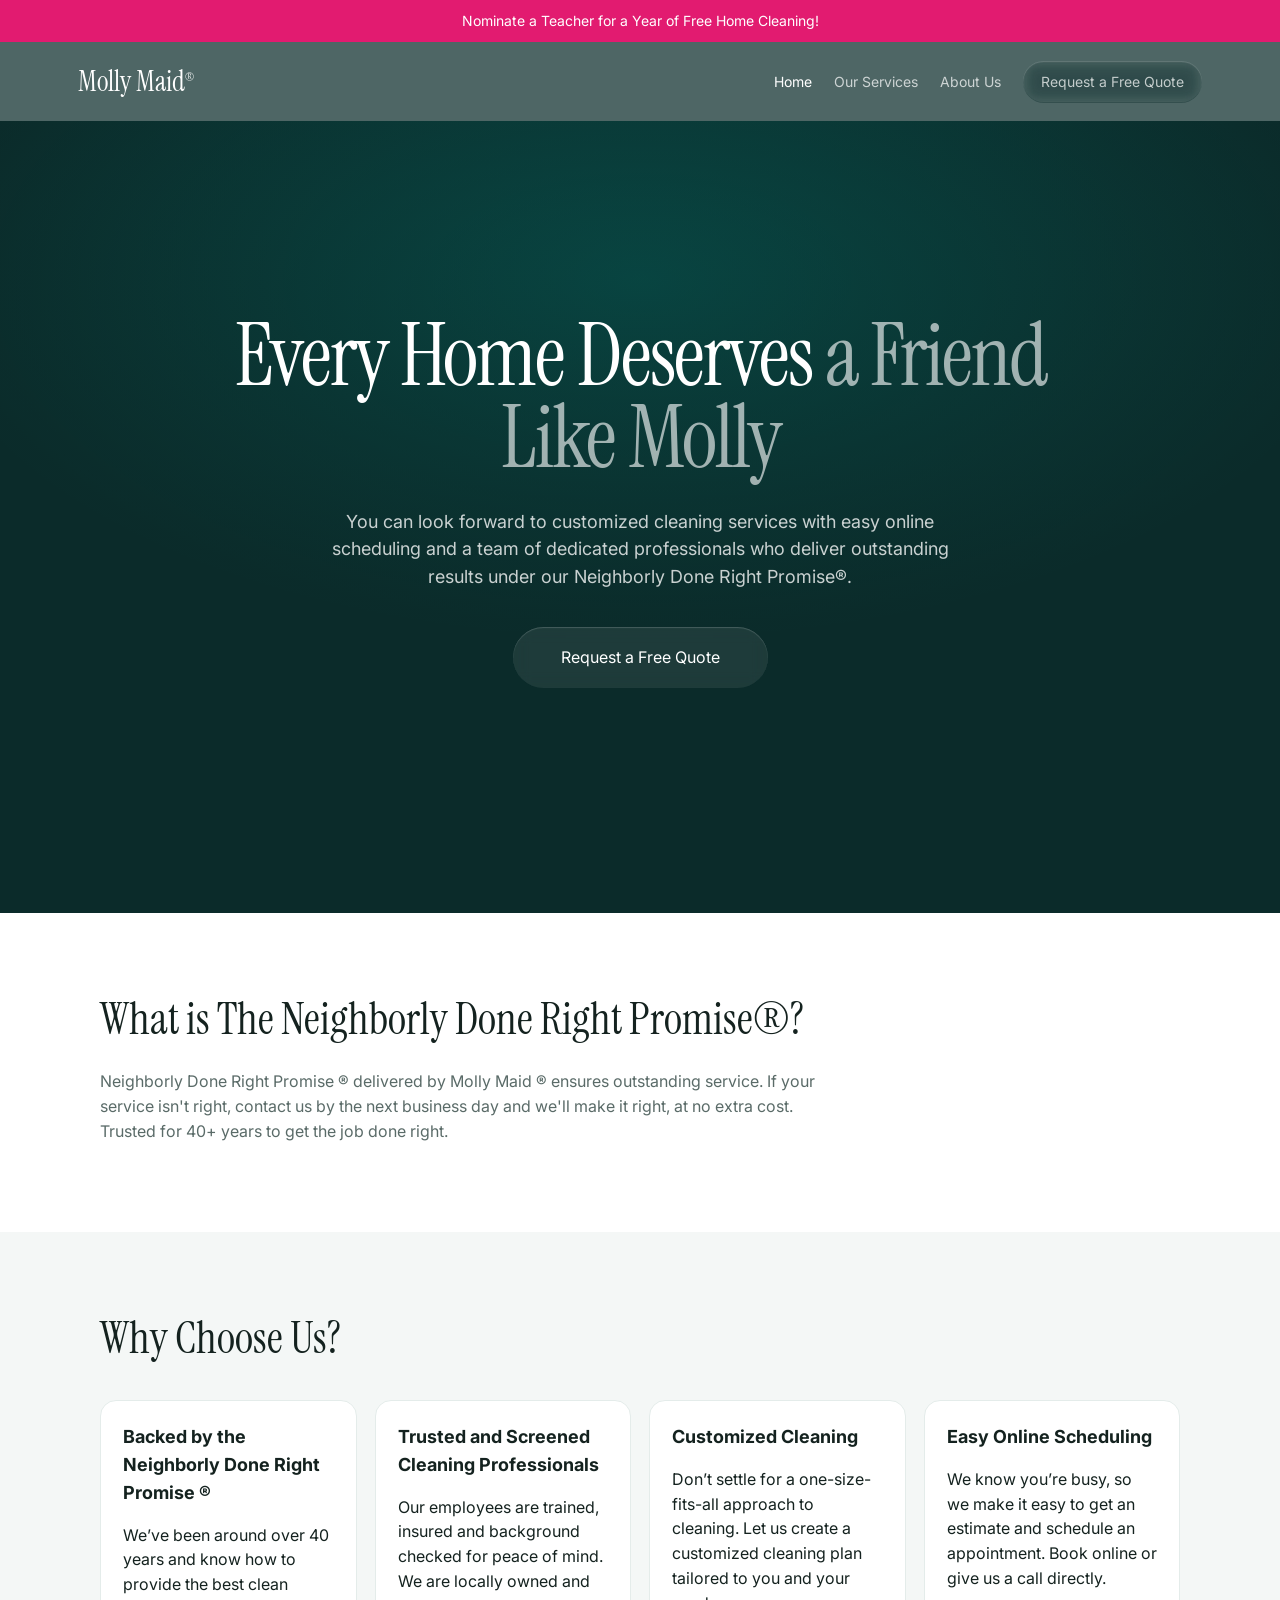
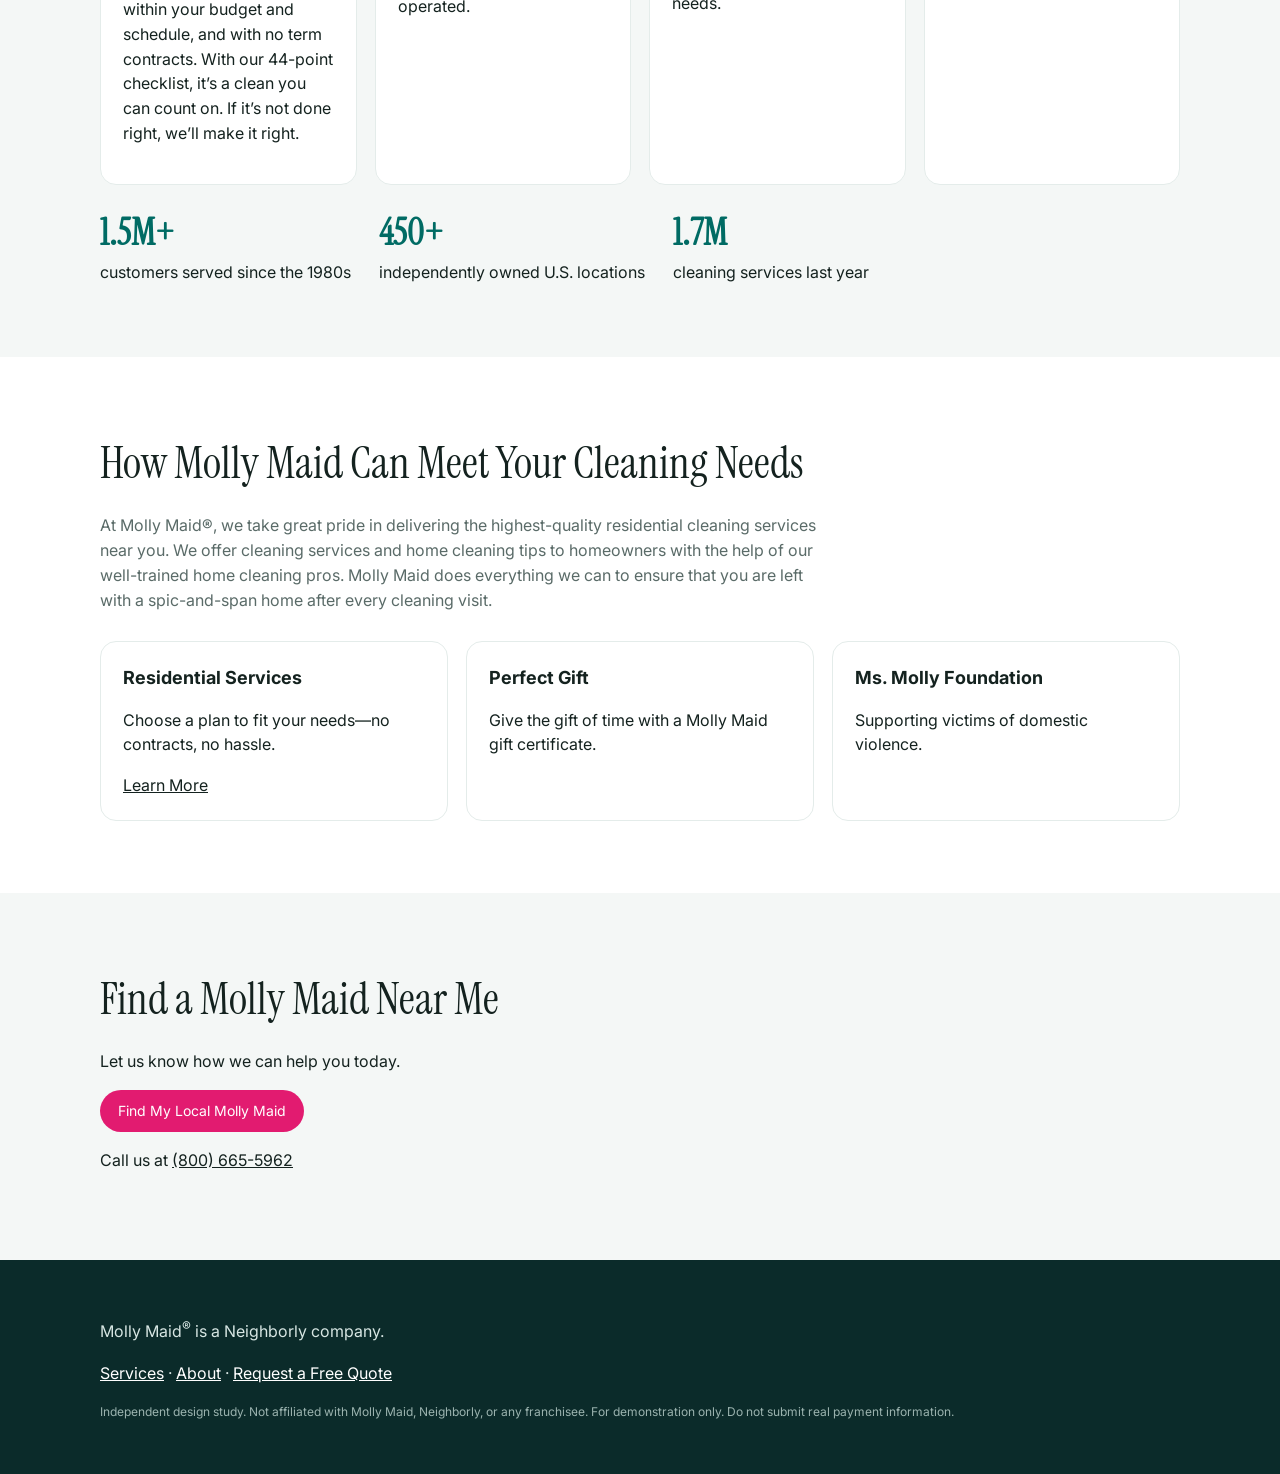
<file: index.html>
<!doctype html>
<html lang="en">
<head>
  <meta charset="utf-8">
  <meta name="viewport" content="width=device-width,initial-scale=1">
  <title>House Cleaning Services | Molly Maid Services</title>
  <meta name="description" content="Want a freshly cleaned home and your free time back? Call Molly Maid today.">
  <meta name="theme-color" content="#008C82">
  <link rel="manifest" href="/manifest.webmanifest">
  <link rel="apple-touch-icon" href="/icons/icon-192.png">
  <link rel="stylesheet" href="https://fonts.googleapis.com/css2?family=Instrument+Serif&family=Inter:wght@400;500;600&display=swap">
  <link rel="stylesheet" href="/css/app.css">
</head>
<body>
  <div class="banner">Nominate a Teacher for a Year of Free Home Cleaning!</div>
  <div class="nav-wrap">
    <nav class="nav">
      <a class="logo" href="/">Molly Maid<sup>®</sup></a>
      <div class="links">
        <a class="active hide" href="/">Home</a>
        <a class="hide" href="/services.html">Our Services</a>
        <a class="hide" href="/about.html">About Us</a>
        <a class="cta liquid-glass" href="/quote.html">Request a Free Quote</a>
      </div>
    </nav>
  </div>
  <header class="hero">
    <div class="hero-media" aria-hidden="true"></div>
    <div class="hero-inner">
      <h1>Every Home Deserves <em>a Friend Like Molly</em></h1>
      <p>You can look forward to customized cleaning services with easy online scheduling and a team of dedicated professionals who deliver outstanding results under our Neighborly Done Right Promise®.</p>
      <a class="cta liquid-glass" href="/quote.html">Request a Free Quote</a>
    </div>
  </header>
  <section>
    <div class="wrap">
      <h2>What is The Neighborly Done Right Promise®?</h2>
      <p class="lede">Neighborly Done Right Promise ® delivered by Molly Maid ® ensures outstanding service. If your service isn't right, contact us by the next business day and we'll make it right, at no extra cost. Trusted for 40+ years to get the job done right.</p>
    </div>
  </section>
  <section class="why">
    <div class="wrap">
      <h2>Why Choose Us?</h2>
      <div class="grid cards-3">
        <article class="card"><h3>Backed by the Neighborly Done Right Promise ®</h3><p>We’ve been around over 40 years and know how to provide the best clean within your budget and schedule, and with no term contracts. With our 44-point checklist, it’s a clean you can count on. If it’s not done right, we’ll make it right.</p></article>
        <article class="card"><h3>Trusted and Screened Cleaning Professionals</h3><p>Our employees are trained, insured and background checked for peace of mind. We are locally owned and operated.</p></article>
        <article class="card"><h3>Customized Cleaning</h3><p>Don’t settle for a one-size-fits-all approach to cleaning. Let us create a customized cleaning plan tailored to you and your needs.</p></article>
        <article class="card"><h3>Easy Online Scheduling</h3><p>We know you’re busy, so we make it easy to get an estimate and schedule an appointment. Book online or give us a call directly.</p></article>
      </div>
      <div class="stat-row">
        <div class="stat"><b>1.5M+</b> customers served since the 1980s</div>
        <div class="stat"><b>450+</b> independently owned U.S. locations</div>
        <div class="stat"><b>1.7M</b> cleaning services last year</div>
      </div>
    </div>
  </section>
  <section>
    <div class="wrap">
      <h2>How Molly Maid Can Meet Your Cleaning Needs</h2>
      <p class="lede">At Molly Maid®, we take great pride in delivering the highest-quality residential cleaning services near you. We offer cleaning services and home cleaning tips to homeowners with the help of our well-trained home cleaning pros. Molly Maid does everything we can to ensure that you are left with a spic-and-span home after every cleaning visit.</p>
      <div class="grid cards-3" style="margin-top:28px">
        <article class="card"><h3>Residential Services</h3><p>Choose a plan to fit your needs—no contracts, no hassle.</p><a href="/services.html">Learn More</a></article>
        <article class="card"><h3>Perfect Gift</h3><p>Give the gift of time with a Molly Maid gift certificate.</p></article>
        <article class="card"><h3>Ms. Molly Foundation</h3><p>Supporting victims of domestic violence.</p></article>
      </div>
    </div>
  </section>
  <section class="why">
    <div class="wrap">
      <h2>Find a Molly Maid Near Me</h2>
      <p>Let us know how we can help you today.</p>
      <p><a class="cta cta-solid" href="/quote.html">Find My Local Molly Maid</a></p>
      <p>Call us at <a href="tel:8006655962">(800) 665-5962</a></p>
    </div>
  </section>
  <footer>
    <div class="wrap">
      <p>Molly Maid<sup>®</sup> is a Neighborly company.</p>
      <p><a href="/services.html">Services</a> · <a href="/about.html">About</a> · <a href="/quote.html">Request a Free Quote</a></p>
      <p class="fine">Independent design study. Not affiliated with Molly Maid, Neighborly, or any franchisee. For demonstration only. Do not submit real payment information.</p>
    </div>
  </footer>
  <script src="/js/app.js"></script>
</body>
</html>
</file>
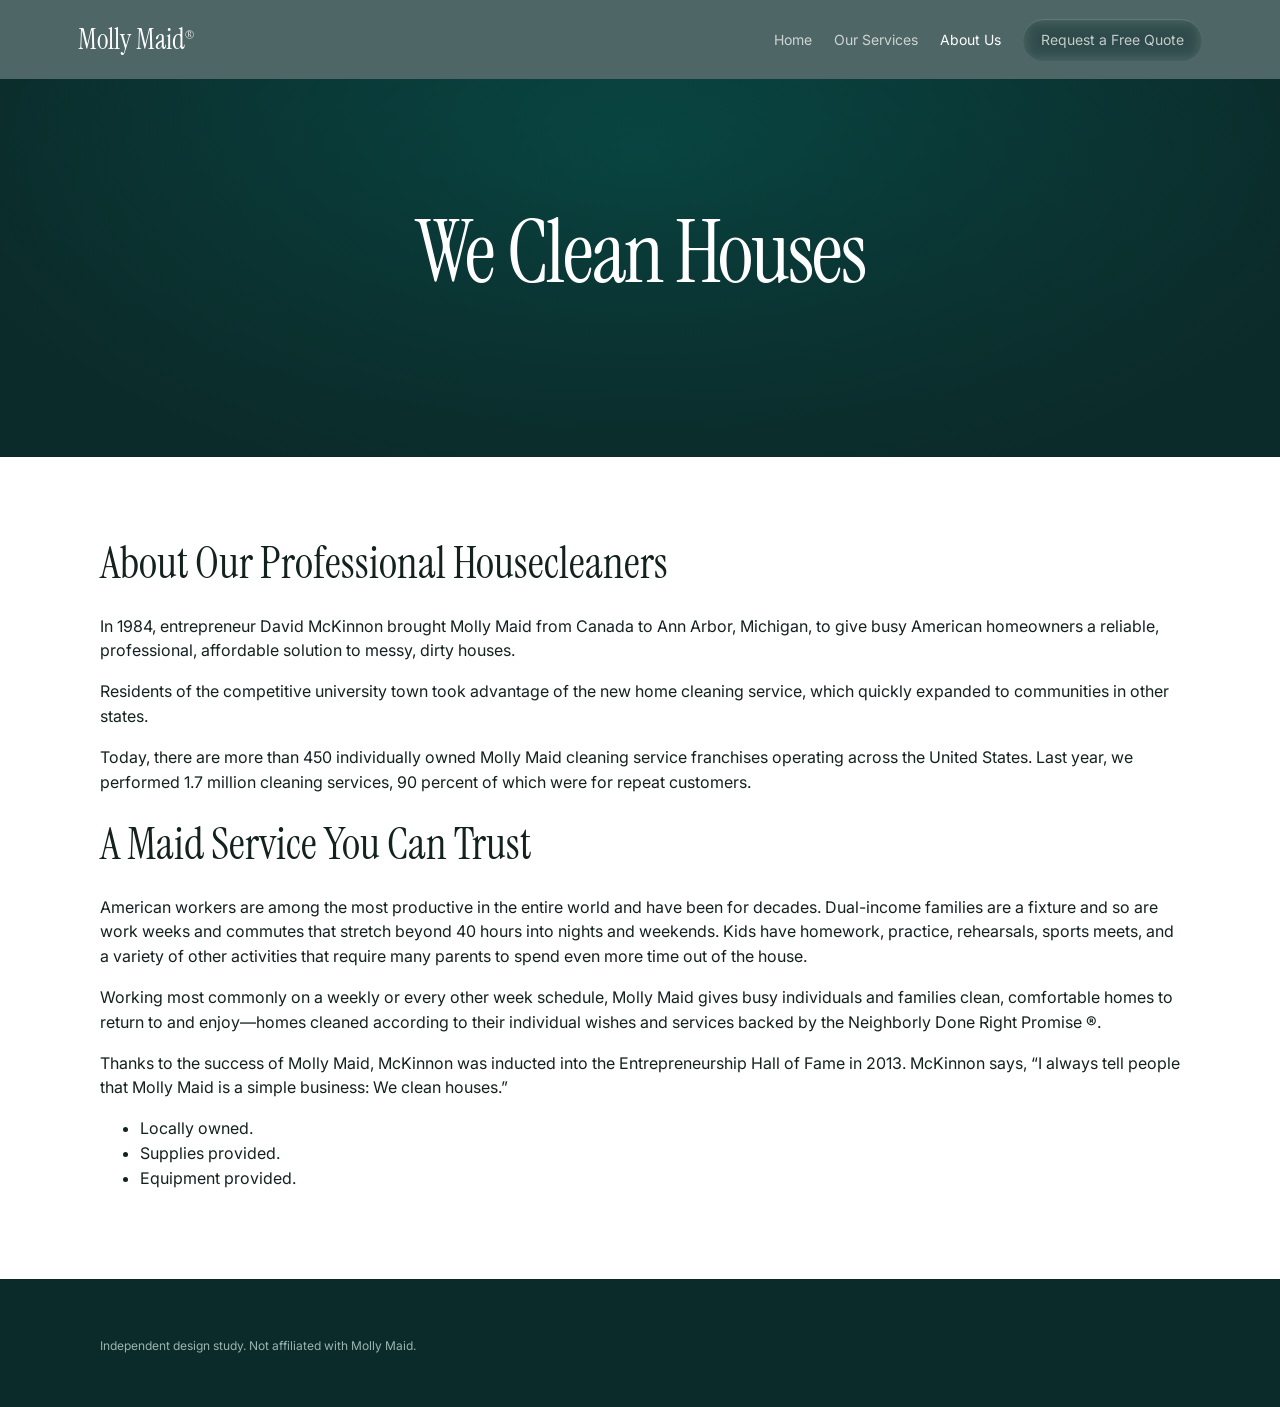
<file: about.html>
<!doctype html>
<html lang="en">
<head>
  <meta charset="utf-8">
  <meta name="viewport" content="width=device-width,initial-scale=1">
  <title>About Us | House Cleaning Services | Molly Maid</title>
  <meta name="theme-color" content="#008C82">
  <link rel="manifest" href="/manifest.webmanifest">
  <link rel="apple-touch-icon" href="/icons/icon-192.png">
  <link rel="stylesheet" href="https://fonts.googleapis.com/css2?family=Instrument+Serif&family=Inter:wght@400;500;600&display=swap">
  <link rel="stylesheet" href="/css/app.css">
</head>
<body>
  <div class="nav-wrap">
    <nav class="nav">
      <a class="logo" href="/">Molly Maid<sup>®</sup></a>
      <div class="links">
        <a class="hide" href="/">Home</a>
        <a class="hide" href="/services.html">Our Services</a>
        <a class="active hide" href="/about.html">About Us</a>
        <a class="cta liquid-glass" href="/quote.html">Request a Free Quote</a>
      </div>
    </nav>
  </div>
  <header class="hero" style="min-height:42vh">
    <div class="hero-media"></div>
    <div class="hero-inner"><h1>We Clean Houses</h1></div>
  </header>
  <section>
    <div class="wrap">
      <h2>About Our Professional Housecleaners</h2>
      <p>In 1984, entrepreneur David McKinnon brought Molly Maid from Canada to Ann Arbor, Michigan, to give busy American homeowners a reliable, professional, affordable solution to messy, dirty houses.</p>
      <p>Residents of the competitive university town took advantage of the new home cleaning service, which quickly expanded to communities in other states.</p>
      <p>Today, there are more than 450 individually owned Molly Maid cleaning service franchises operating across the United States. Last year, we performed 1.7 million cleaning services, 90 percent of which were for repeat customers.</p>
      <h2>A Maid Service You Can Trust</h2>
      <p>American workers are among the most productive in the entire world and have been for decades. Dual-income families are a fixture and so are work weeks and commutes that stretch beyond 40 hours into nights and weekends. Kids have homework, practice, rehearsals, sports meets, and a variety of other activities that require many parents to spend even more time out of the house.</p>
      <p>Working most commonly on a weekly or every other week schedule, Molly Maid gives busy individuals and families clean, comfortable homes to return to and enjoy—homes cleaned according to their individual wishes and services backed by the Neighborly Done Right Promise ®.</p>
      <p>Thanks to the success of Molly Maid, McKinnon was inducted into the Entrepreneurship Hall of Fame in 2013. McKinnon says, “I always tell people that Molly Maid is a simple business: We clean houses.”</p>
      <ul><li>Locally owned.</li><li>Supplies provided.</li><li>Equipment provided.</li></ul>
    </div>
  </section>
  <footer><div class="wrap"><p class="fine">Independent design study. Not affiliated with Molly Maid.</p></div></footer>
  <script src="/js/app.js"></script>
</body>
</html>
</file>
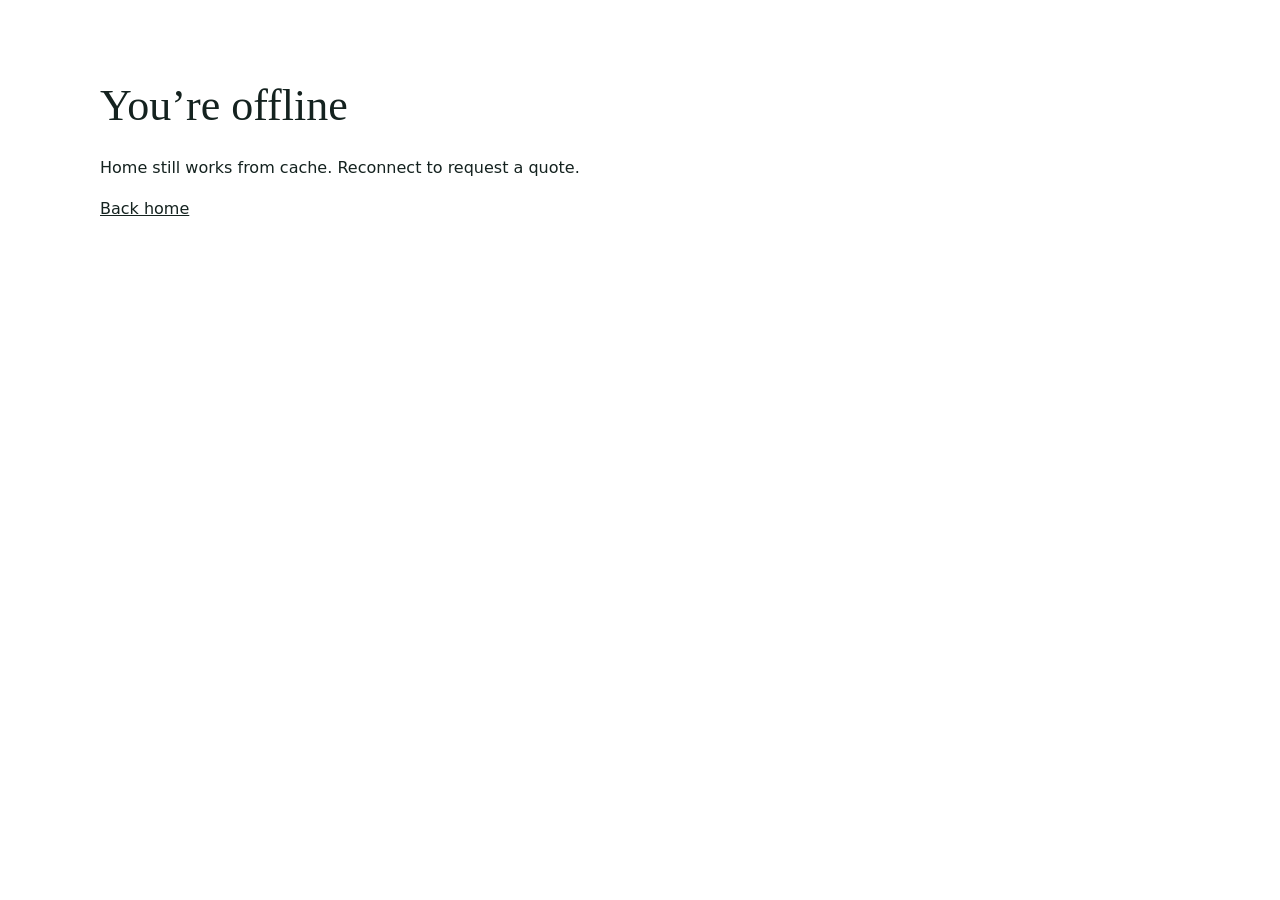
<file: offline.html>
<!doctype html>
<html lang="en">
<head>
  <meta charset="utf-8">
  <meta name="viewport" content="width=device-width,initial-scale=1">
  <title>Offline | Molly Maid</title>
  <meta name="theme-color" content="#008C82">
  <link rel="stylesheet" href="/css/app.css">
</head>
<body>
  <section>
    <div class="wrap">
      <h2>You’re offline</h2>
      <p>Home still works from cache. Reconnect to request a quote.</p>
      <p><a href="/">Back home</a></p>
    </div>
  </section>
</body>
</html>
</file>
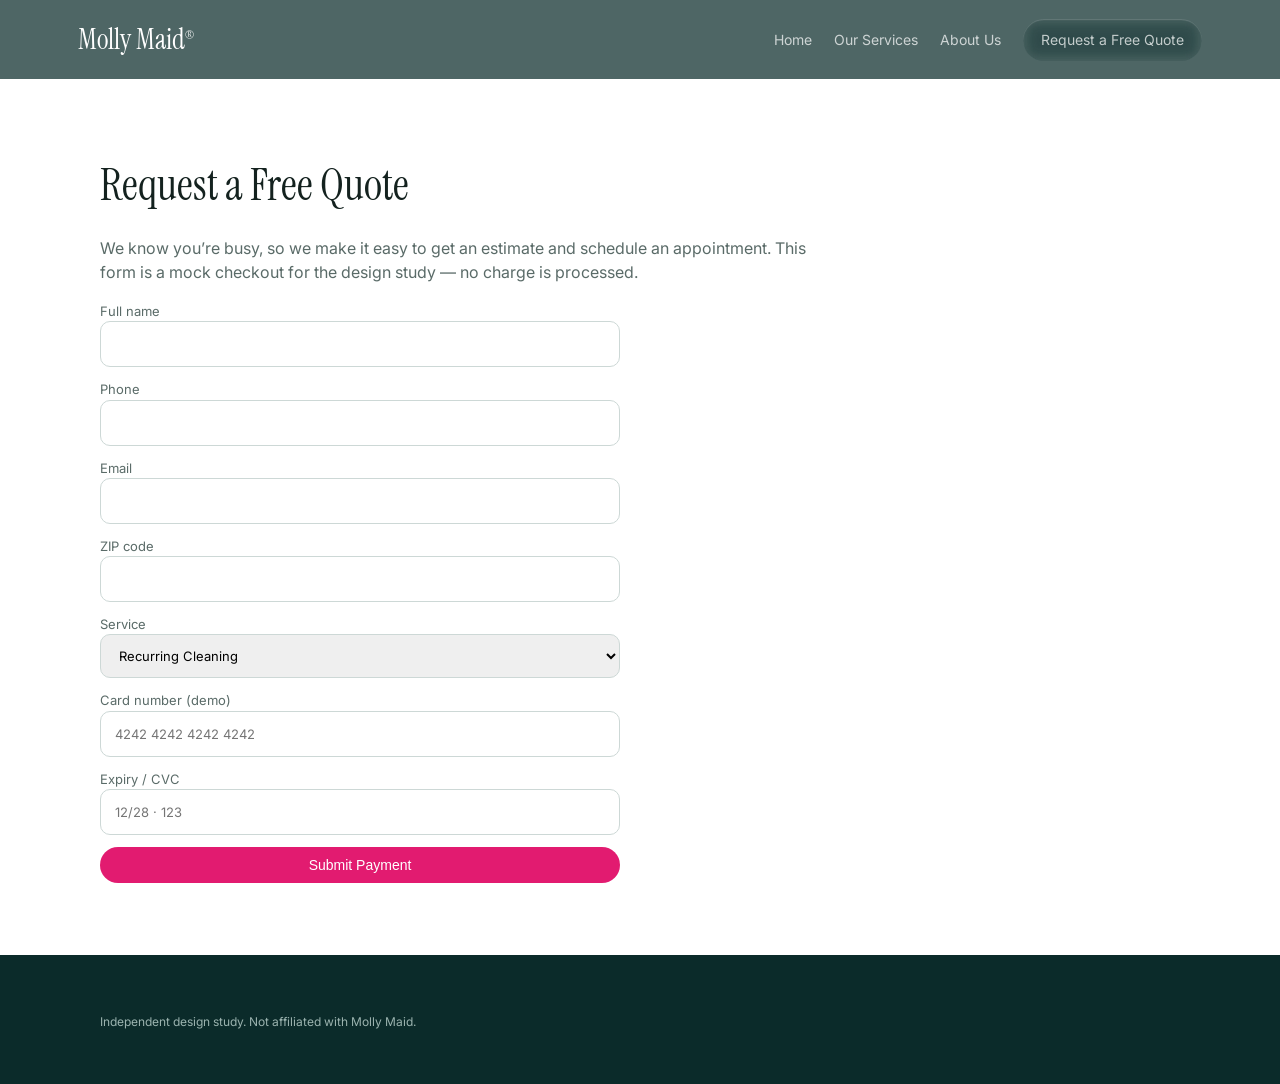
<file: quote.html>
<!doctype html><html lang="en"><head><meta charset="utf-8"><meta name="viewport" content="width=device-width,initial-scale=1"><title>Request a Free Quote | Molly Maid</title><meta name="theme-color" content="#008C82"><link rel="manifest" href="/manifest.webmanifest"><link rel="apple-touch-icon" href="/icons/icon-192.png"><link rel="stylesheet" href="https://fonts.googleapis.com/css2?family=Instrument+Serif&family=Inter:wght@400;500;600&display=swap"><link rel="stylesheet" href="/css/app.css"></head><body><div class="nav-wrap"><nav class="nav"><a class="logo" href="/">Molly Maid<sup>®</sup></a><div class="links"><a class="hide" href="/">Home</a><a class="hide" href="/services.html">Our Services</a><a class="hide" href="/about.html">About Us</a><a class="cta liquid-glass" href="/quote.html">Request a Free Quote</a></div></nav></div><section><div class="wrap"><h2>Request a Free Quote</h2><p class="lede">We know you’re busy, so we make it easy to get an estimate and schedule an appointment. This form is a mock checkout for the design study — no charge is processed.</p><form id="quote" action="#" method="post"><label>Full name<input required name="name" autocomplete="name"></label><label>Phone<input required name="phone" type="tel" autocomplete="tel"></label><label>Email<input required name="email" type="email" autocomplete="email"></label><label>ZIP code<input required name="zip" inputmode="numeric"></label><label>Service<select name="service"><option>Recurring Cleaning</option><option>One Time Cleaning</option><option>Move-In Cleaning</option><option>Move Out Cleaning</option><option>Special Event Cleaning</option></select></label><label>Card number (demo)<input name="cc" placeholder="4242 4242 4242 4242" inputmode="numeric"></label><label>Expiry / CVC<input name="exp" placeholder="12/28 · 123"></label><button class="cta cta-solid" type="submit">Submit Payment</button></form><div class="ok" id="ok">Quote request received. This is a study build — nothing was charged and no franchise was contacted. Call (800) 665-5962 on the real Molly Maid site if you need service.</div></div></section><footer><div class="wrap"><p class="fine">Independent design study. Not affiliated with Molly Maid.</p></div></footer><script src="/js/app.js"></script></body></html>
</file>
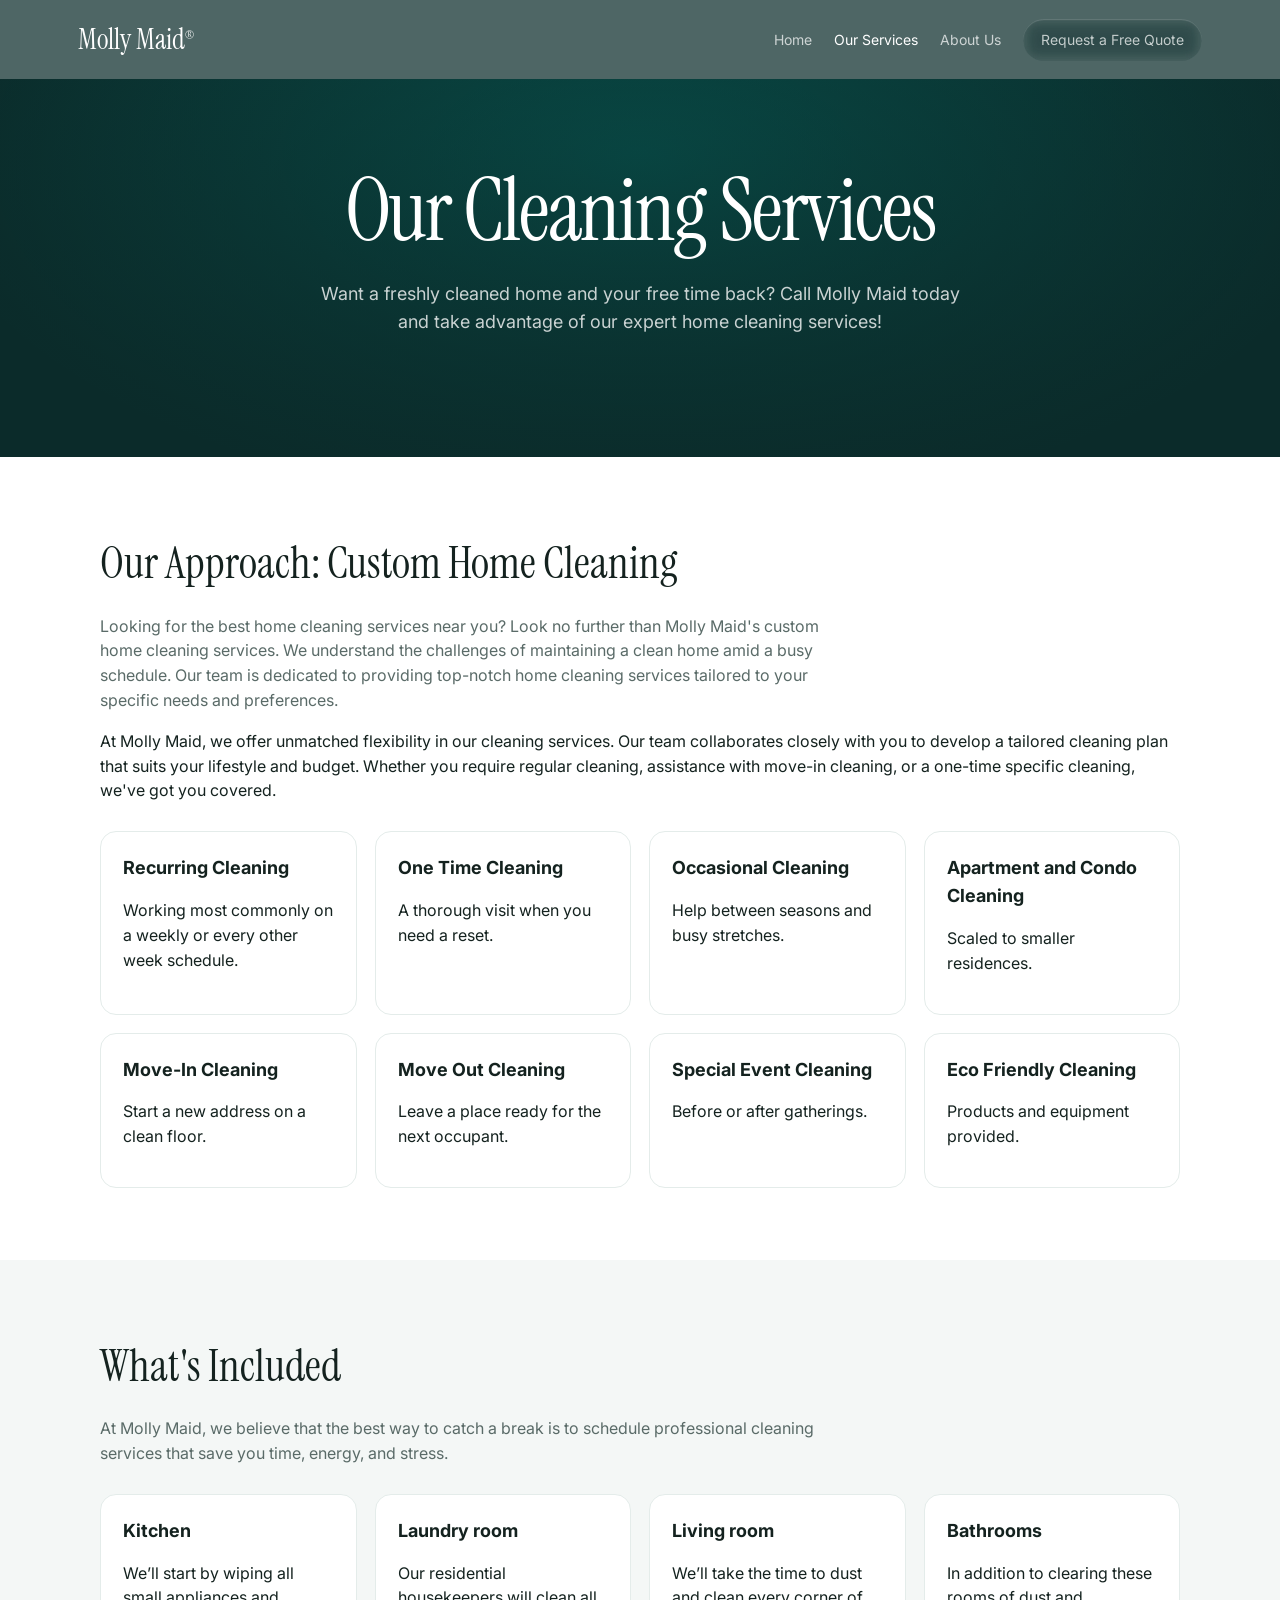
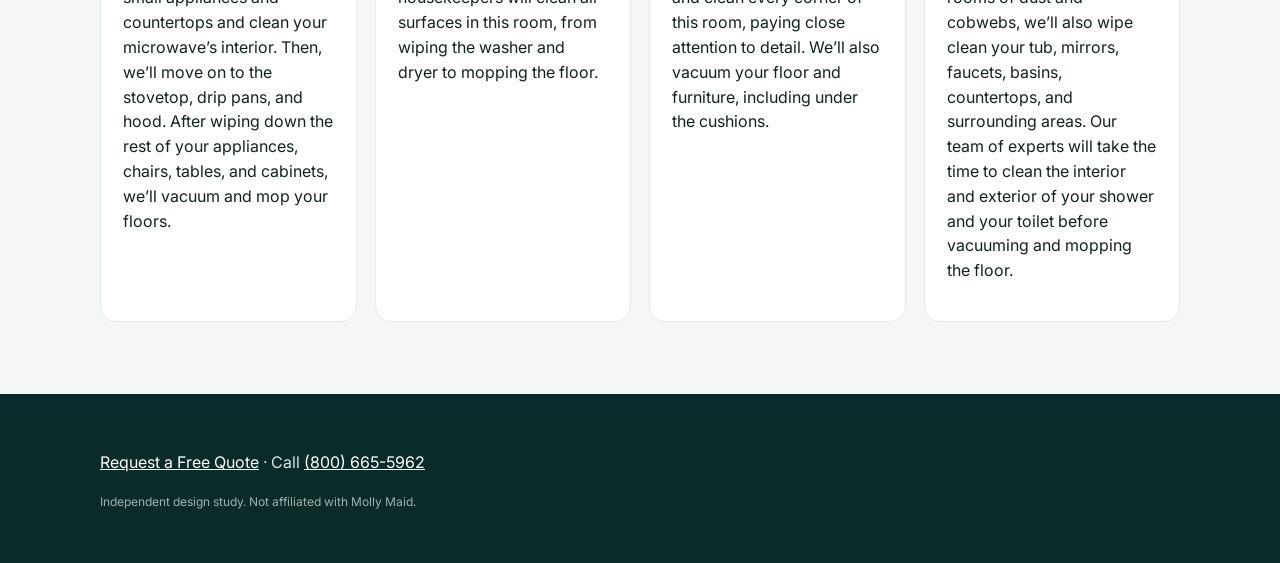
<file: services.html>
<!doctype html>
<html lang="en">
<head>
  <meta charset="utf-8">
  <meta name="viewport" content="width=device-width,initial-scale=1">
  <title>Our Cleaning Services | Molly Maid</title>
  <meta name="theme-color" content="#008C82">
  <link rel="manifest" href="/manifest.webmanifest">
  <link rel="apple-touch-icon" href="/icons/icon-192.png">
  <link rel="stylesheet" href="https://fonts.googleapis.com/css2?family=Instrument+Serif&family=Inter:wght@400;500;600&display=swap">
  <link rel="stylesheet" href="/css/app.css">
</head>
<body>
  <div class="nav-wrap">
    <nav class="nav">
      <a class="logo" href="/">Molly Maid<sup>®</sup></a>
      <div class="links">
        <a class="hide" href="/">Home</a>
        <a class="active hide" href="/services.html">Our Services</a>
        <a class="hide" href="/about.html">About Us</a>
        <a class="cta liquid-glass" href="/quote.html">Request a Free Quote</a>
      </div>
    </nav>
  </div>
  <header class="hero" style="min-height:42vh">
    <div class="hero-media"></div>
    <div class="hero-inner">
      <h1>Our Cleaning Services</h1>
      <p>Want a freshly cleaned home and your free time back? Call Molly Maid today and take advantage of our expert home cleaning services!</p>
    </div>
  </header>
  <section>
    <div class="wrap">
      <h2>Our Approach: Custom Home Cleaning</h2>
      <p class="lede">Looking for the best home cleaning services near you? Look no further than Molly Maid's custom home cleaning services. We understand the challenges of maintaining a clean home amid a busy schedule. Our team is dedicated to providing top-notch home cleaning services tailored to your specific needs and preferences.</p>
      <p>At Molly Maid, we offer unmatched flexibility in our cleaning services. Our team collaborates closely with you to develop a tailored cleaning plan that suits your lifestyle and budget. Whether you require regular cleaning, assistance with move-in cleaning, or a one-time specific cleaning, we've got you covered.</p>
      <div class="grid cards-3">
        <article class="card"><h3>Recurring Cleaning</h3><p>Working most commonly on a weekly or every other week schedule.</p></article>
        <article class="card"><h3>One Time Cleaning</h3><p>A thorough visit when you need a reset.</p></article>
        <article class="card"><h3>Occasional Cleaning</h3><p>Help between seasons and busy stretches.</p></article>
        <article class="card"><h3>Apartment and Condo Cleaning</h3><p>Scaled to smaller residences.</p></article>
        <article class="card"><h3>Move-In Cleaning</h3><p>Start a new address on a clean floor.</p></article>
        <article class="card"><h3>Move Out Cleaning</h3><p>Leave a place ready for the next occupant.</p></article>
        <article class="card"><h3>Special Event Cleaning</h3><p>Before or after gatherings.</p></article>
        <article class="card"><h3>Eco Friendly Cleaning</h3><p>Products and equipment provided.</p></article>
      </div>
    </div>
  </section>
  <section class="why">
    <div class="wrap">
      <h2>What's Included</h2>
      <p class="lede">At Molly Maid, we believe that the best way to catch a break is to schedule professional cleaning services that save you time, energy, and stress.</p>
      <div class="grid cards-3">
        <article class="card"><h3>Kitchen</h3><p>We’ll start by wiping all small appliances and countertops and clean your microwave’s interior. Then, we’ll move on to the stovetop, drip pans, and hood. After wiping down the rest of your appliances, chairs, tables, and cabinets, we’ll vacuum and mop your floors.</p></article>
        <article class="card"><h3>Laundry room</h3><p>Our residential housekeepers will clean all surfaces in this room, from wiping the washer and dryer to mopping the floor.</p></article>
        <article class="card"><h3>Living room</h3><p>We’ll take the time to dust and clean every corner of this room, paying close attention to detail. We’ll also vacuum your floor and furniture, including under the cushions.</p></article>
        <article class="card"><h3>Bathrooms</h3><p>In addition to clearing these rooms of dust and cobwebs, we’ll also wipe clean your tub, mirrors, faucets, basins, countertops, and surrounding areas. Our team of experts will take the time to clean the interior and exterior of your shower and your toilet before vacuuming and mopping the floor.</p></article>
      </div>
    </div>
  </section>
  <footer><div class="wrap"><p><a href="/quote.html">Request a Free Quote</a> · Call <a href="tel:8006655962">(800) 665-5962</a></p><p class="fine">Independent design study. Not affiliated with Molly Maid.</p></div></footer>
  <script src="/js/app.js"></script>
</body>
</html>
</file>
<file: css/app.css>
:root{--teal:#008C82;--teal-deep:#006B64;--navy:#0B2B2A;--pink:#E21B70;--cream:#F4F7F6;--ink:#14221F;--muted:#5A6B68;--font-display:"Instrument Serif",serif;--font-body:Inter,system-ui,sans-serif}*{box-sizing:border-box}html,body{margin:0;padding:0}body{font-family:var(--font-body);color:var(--ink);background:#fff;line-height:1.55}a{color:inherit}.liquid-glass{background:rgba(255,255,255,.08);background-blend-mode:luminosity;backdrop-filter:blur(8px);-webkit-backdrop-filter:blur(8px);box-shadow:inset 0 1px 1px rgba(255,255,255,.18);border:1px solid rgba(255,255,255,.16)}.nav{position:sticky;top:0;z-index:40;display:flex;align-items:center;justify-content:space-between;padding:18px 28px;max-width:1180px;margin:0 auto}.nav-wrap{position:sticky;top:0;z-index:50;background:rgba(11,43,42,.72);backdrop-filter:blur(10px)}.logo{font-family:var(--font-display);font-size:28px;color:#fff;text-decoration:none}.logo sup{font-size:11px}.links{display:flex;gap:22px;align-items:center}.links a{color:rgba(255,255,255,.72);text-decoration:none;font-size:14px}.links a:hover,.links a.active{color:#fff}.cta{display:inline-block;border-radius:999px;padding:10px 18px;font-size:14px;text-decoration:none;color:#fff;border:0;cursor:pointer;transition:transform .2s ease}.cta:hover{transform:scale(1.03)}.cta-solid{background:var(--pink)}.hero{position:relative;min-height:88vh;display:flex;align-items:center;justify-content:center;text-align:center;color:#fff;overflow:hidden;background:var(--navy)}.hero-media{position:absolute;inset:0;z-index:0;background:linear-gradient(180deg,rgba(11,43,42,.35),rgba(11,43,42,.72)),radial-gradient(1200px 600px at 50% 20%,rgba(0,140,130,.45),transparent 60%)}.hero-inner{position:relative;z-index:2;padding:90px 24px 120px;max-width:980px}.hero h1{font-family:var(--font-display);font-weight:400;font-size:clamp(40px,8vw,86px);line-height:.95;letter-spacing:-2px;margin:0}.hero h1 em{font-style:normal;color:rgba(255,255,255,.62)}.hero p{max-width:640px;margin:28px auto 0;color:rgba(255,255,255,.78);font-size:18px}.hero .cta{margin-top:36px;padding:18px 48px;font-size:16px}section{padding:72px 24px}.wrap{max-width:1080px;margin:0 auto}h2{font-family:var(--font-display);font-size:clamp(28px,4vw,44px);margin:0 0 16px;font-weight:400}.lede{color:var(--muted);max-width:720px}.grid{display:grid;gap:18px;margin-top:28px}.cards-3{grid-template-columns:repeat(auto-fit,minmax(240px,1fr))}.card{border:1px solid #e4ecea;border-radius:16px;padding:22px;background:#fff}.card h3{margin:0 0 8px;font-size:18px}.why{background:var(--cream)}.stat-row{display:flex;flex-wrap:wrap;gap:28px;margin-top:20px}.stat b{display:block;font-family:var(--font-display);font-size:36px;color:var(--teal-deep)}footer{background:var(--navy);color:#d7e6e3;padding:40px 24px}footer a{color:#fff}.fine{font-size:12px;color:#9bb3af;margin-top:18px}form{display:grid;gap:12px;max-width:520px}label{font-size:13px;color:var(--muted)}input,select,textarea{width:100%;padding:12px 14px;border:1px solid #cdd8d6;border-radius:10px;font:inherit}.ok{display:none;background:#e8f7f4;border:1px solid #b7e4dc;padding:16px;border-radius:12px}.banner{background:var(--pink);color:#fff;text-align:center;padding:10px 16px;font-size:14px}.banner a{color:#fff}@media(max-width:720px){.links .hide{display:none}}
</file>
